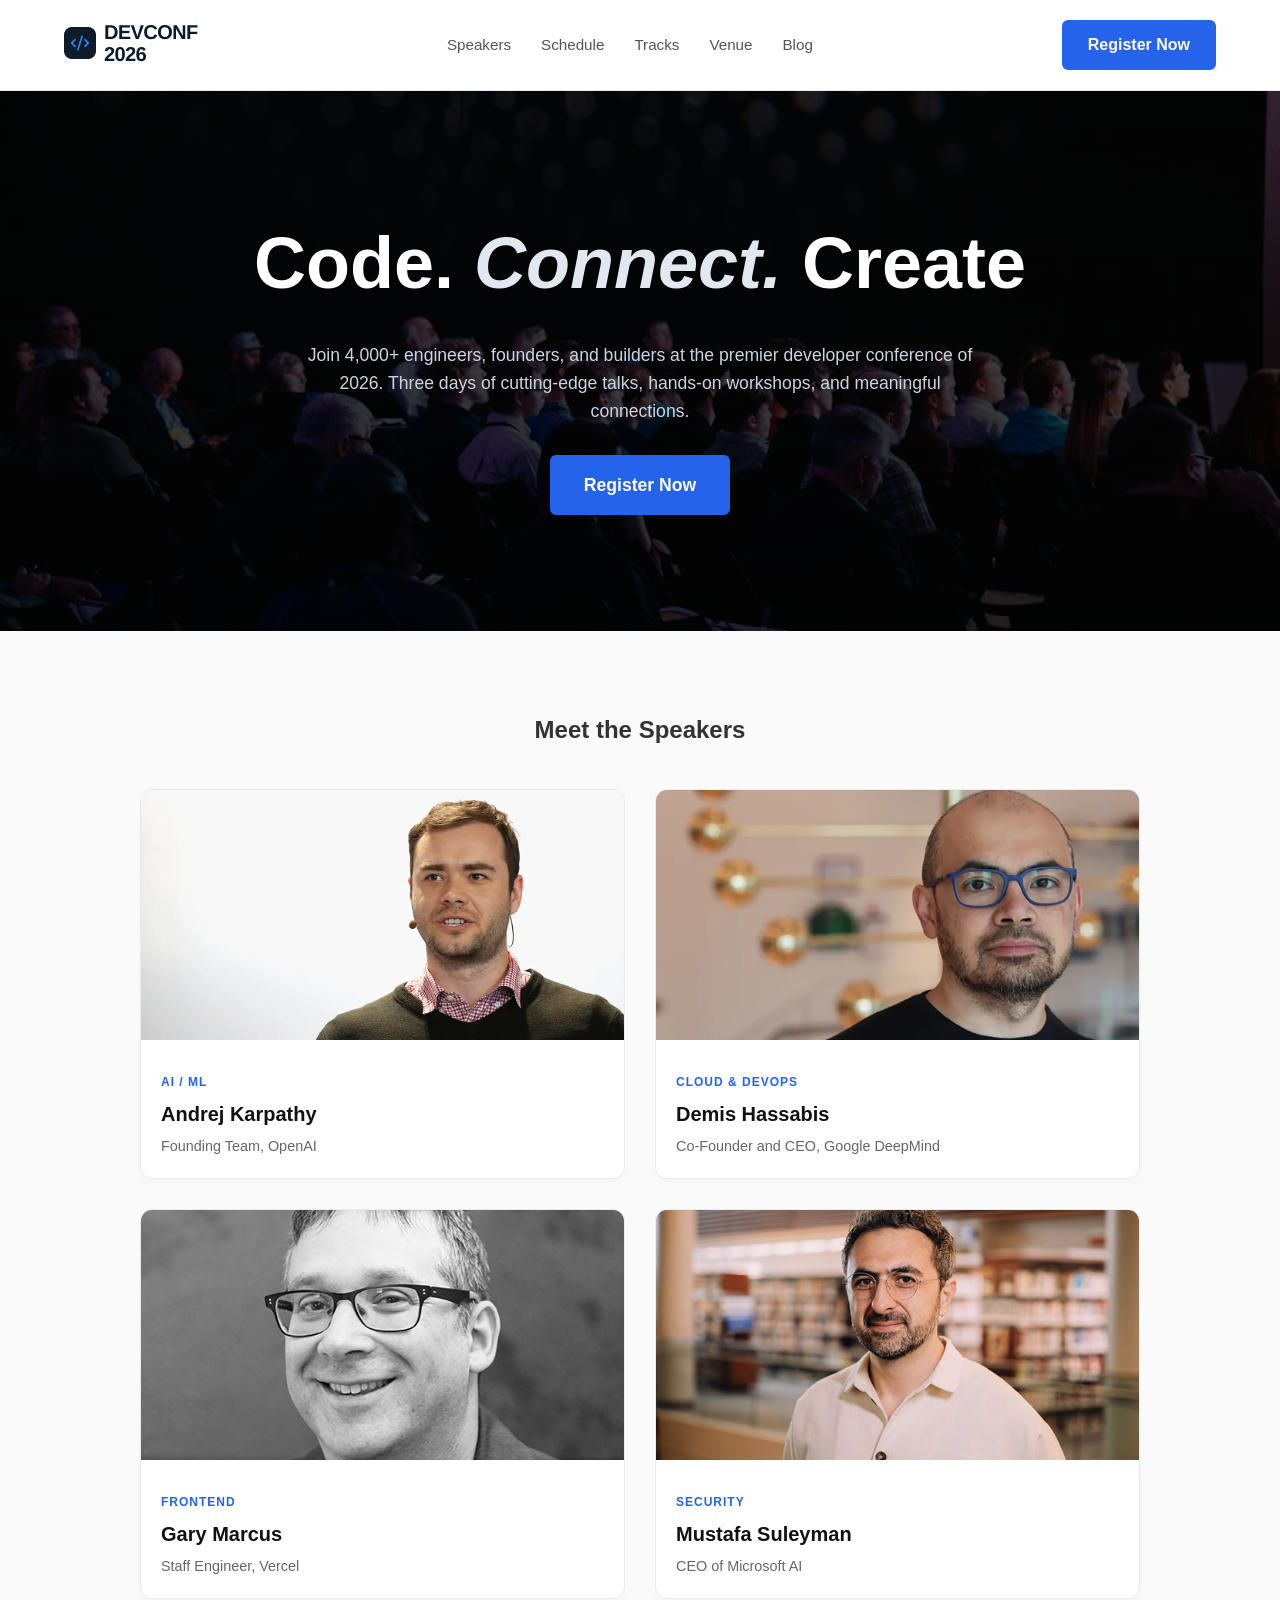
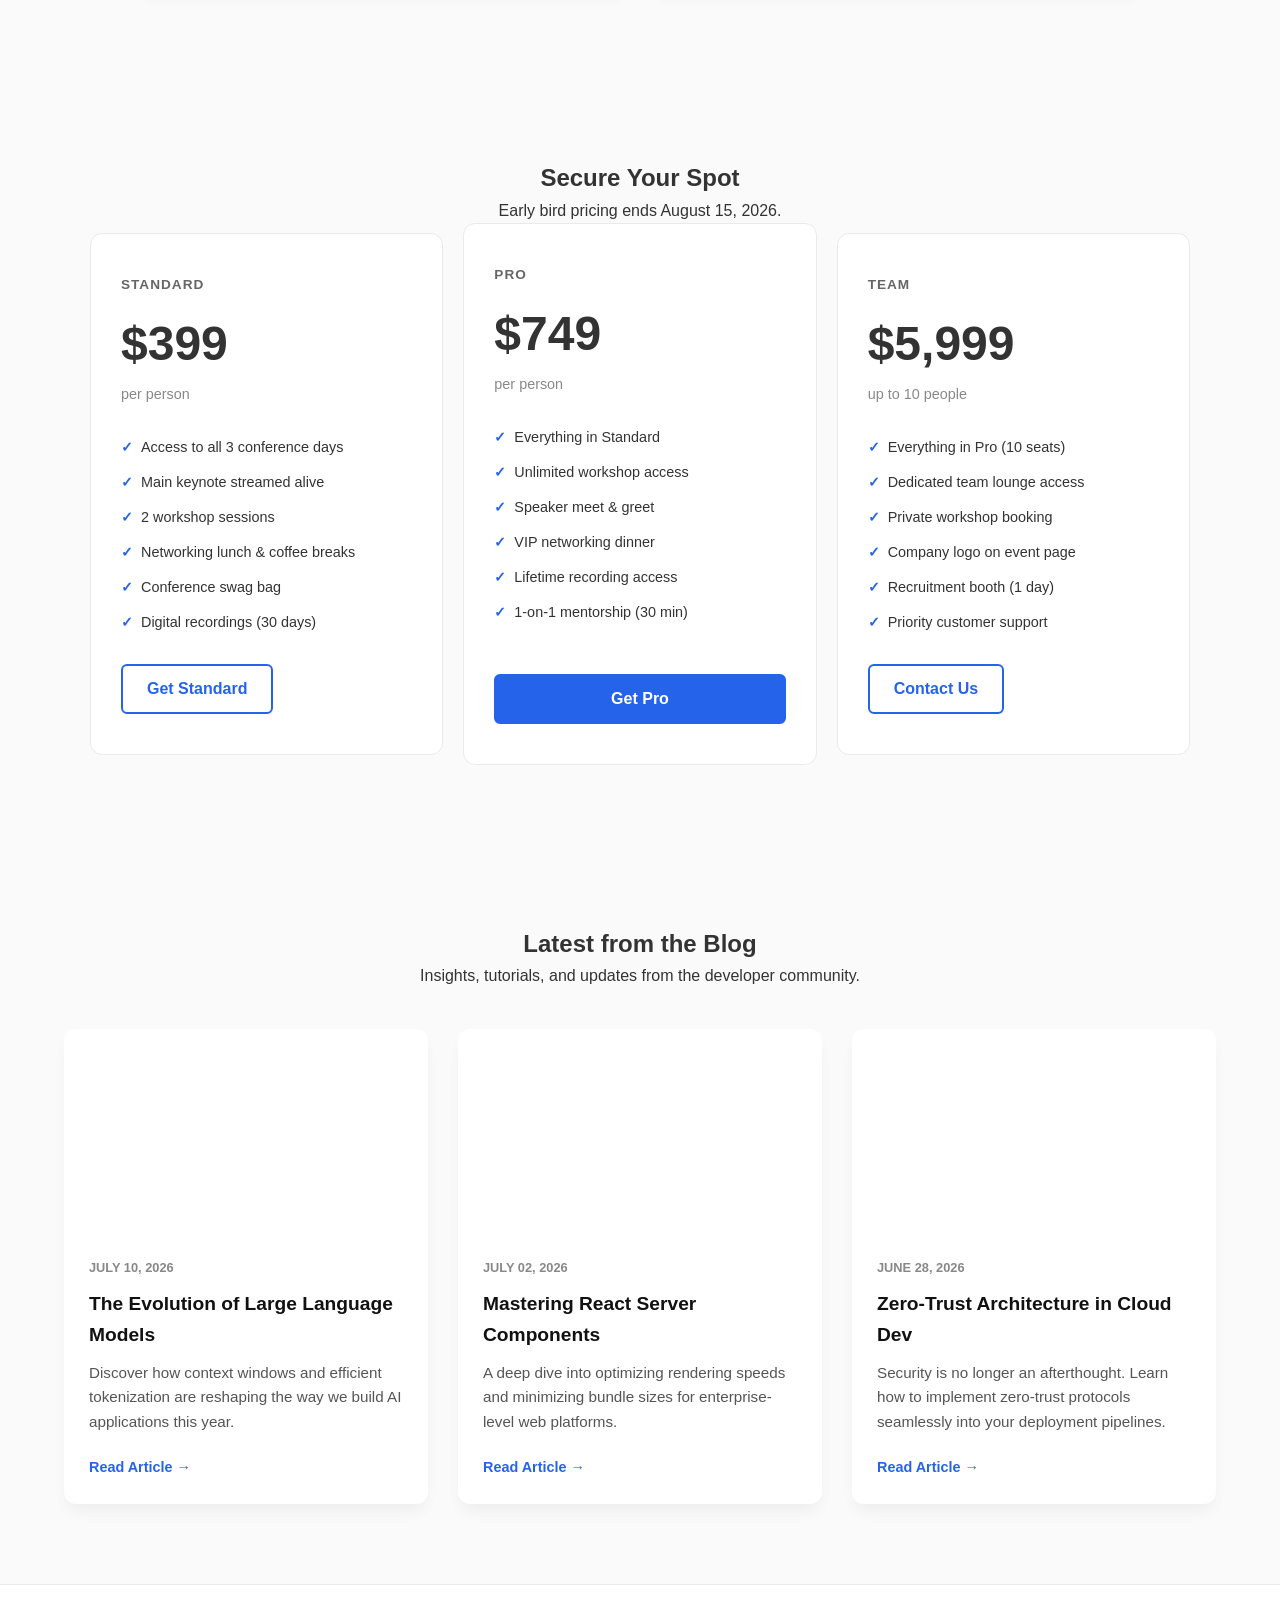
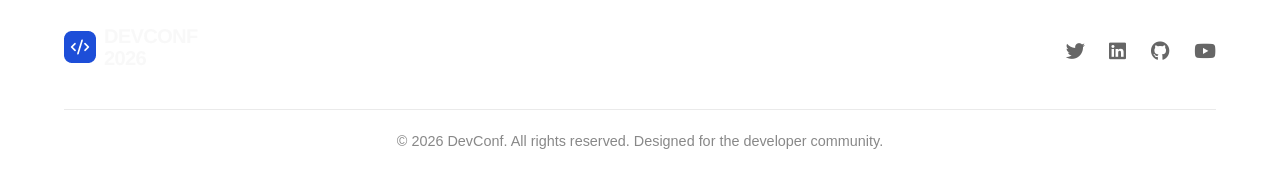
<file: index.html>
<!DOCTYPE html>
<html lang="en">
<head>
    <meta charset="UTF-8">
    <meta name="viewport" content="width=device-width, initial-scale=1.0">
    <title>DevConf 2026</title>
    <link rel="stylesheet" href="style.css">
    <link rel="stylesheet" href="https://cdnjs.cloudflare.com/ajax/libs/font-awesome/6.4.0/css/all.min.css">
</head>
<body>
    <!-- start navbar -->
    <nav class="navbar">
        <div class="logo">
            <img src="./assets/logo.png" alt="Logo">
        </div>
        <ul class="nav-links">
            <li><a href="#speakers">Speakers</a></li>
            <li><a href="#schedule">Schedule</a></li>
            <li><a href="#tracks">Tracks</a></li>
            <li><a href="#venue">Venue</a></li>
            <li><a href="#blog">Blog</a></li>
        </ul>
        <a href="#register" class="btn btn-primary">Register Now</a>
    </nav>
    <!-- end navbar  -->
     <!-- hero section start -->
     <header class="hero">
        <div class="hero-content">
            <h1>Code. <em>Connect.</em> Create</h1>
            <p>Join 4,000+ engineers, founders, and builders at the premier developer conference of 2026. Three days of cutting-edge talks, hands-on workshops, and meaningful connections.</p>
            <a href="#register" class="btn btn-primary btn-large">Register Now</a>
        </div>
    </header>
    <!-- end hero section  -->

<!-- speakers section start  -->
<section id="speakers" class="speakers-section">
        <h2>Meet the Speakers</h2>
        <div class="speaker-grid">
            <div class="speaker-card">
                <img src="./assets/1_andrej.png" alt="Andrej Karpathy">
                <div class="speaker-info">
                    <span class="track-label">AI / ML</span>
                    <h3>Andrej Karpathy</h3>
                    <p>Founding Team, OpenAI</p>
                </div>
            </div>
            <div class="speaker-card">
                <img src="./assets/2_demis.png" alt="Demis Hassabis">
                <div class="speaker-info">
                    <span class="track-label">CLOUD & DEVOPS</span>
                    <h3>Demis Hassabis</h3>
                    <p>Co-Founder and CEO, Google DeepMind</p>
                </div>
            </div>
            <div class="speaker-card">
                <img src="./assets/3_gary.png" alt="Gary Marcus">
                <div class="speaker-info">
                    <span class="track-label">FRONTEND</span>
                    <h3>Gary Marcus</h3>
                    <p>Staff Engineer, Vercel</p>
                </div>
            </div>
            <div class="speaker-card">
                <img src="./assets/4_mustafa.png" alt="Mustafa Suleyman">
                <div class="speaker-info">
                    <span class="track-label">SECURITY</span>
                    <h3>Mustafa Suleyman</h3>
                    <p>CEO of Microsoft AI</p>
                </div>
            </div>
        </div>
    </section>
    <!-- end speakers section  -->

    <!-- price card star -->
    <section id="register" class="pricing-section">
        <h2>Secure Your Spot</h2>
        <p class="subtitle">Early bird pricing ends August 15, 2026.</p>
        
        <div class="pricing-grid">
            <div class="pricing-card">
                <p class="plan-name">STANDARD</p>
                <h3 class="price">$399</h3>
                <p class="per-person">per person</p>
                <ul>
                    <li>Access to all 3 conference days</li>
                    <li>Main keynote streamed alive</li>
                    <li>2 workshop sessions</li>
                    <li>Networking lunch & coffee breaks</li>
                    <li>Conference swag bag</li>
                    <li>Digital recordings (30 days)</li>
                </ul>
                <a href="#" class="btn btn-outline">Get Standard</a>
            </div>

            <div class="pricing-card ">
                <p class="plan-name">PRO</p>
                <h3 class="price">$749</h3>
                <p class="per-person">per person</p>
                <ul>
                    <li>Everything in Standard</li>
                    <li>Unlimited workshop access</li>
                    <li>Speaker meet & greet</li>
                    <li>VIP networking dinner</li>
                    <li>Lifetime recording access</li>
                    <li>1-on-1 mentorship (30 min)</li>
                </ul>
                <a href="#" class="btn btn-primary btn-full">Get Pro</a>
            </div>

            <div class="pricing-card">
                <p class="plan-name">TEAM</p>
                <h3 class="price">$5,999</h3>
                <p class="per-person">up to 10 people</p>
                <ul>
                    <li>Everything in Pro (10 seats)</li>
                    <li>Dedicated team lounge access</li>
                    <li>Private workshop booking</li>
                    <li>Company logo on event page</li>
                    <li>Recruitment booth (1 day)</li>
                    <li>Priority customer support</li>
                </ul>
                <a href="#" class="btn btn-outline">Contact Us</a>
            </div>
        </div>
    </section>
    <!-- end price card  -->
     <!-- blog section with ai start  -->
     <section id="blog" class="blog-section">
        <h2>Latest from the Blog</h2>
        <p class="subtitle">Insights, tutorials, and updates from the developer community.</p>
        <div class="blog-grid">
            <div class="blog-card">
                <div class="blog-image" style="background-image: url('https://images.unsplash.com/photo-1620712943543-bcc4688e7485?auto=format&fit=crop&w=600&q=80');"></div>
                <div class="blog-content">
                    <span class="blog-date">July 10, 2026</span>
                    <h3>The Evolution of Large Language Models</h3>
                    <p>Discover how context windows and efficient tokenization are reshaping the way we build AI applications this year.</p>
                    <a href="#" class="read-more">Read Article &rarr;</a>
                </div>
            </div>
            <div class="blog-card">
                <div class="blog-image" style="background-image: url('https://images.unsplash.com/photo-1555099962-4199c345e5dd?auto=format&fit=crop&w=600&q=80');"></div>
                <div class="blog-content">
                    <span class="blog-date">July 02, 2026</span>
                    <h3>Mastering React Server Components</h3>
                    <p>A deep dive into optimizing rendering speeds and minimizing bundle sizes for enterprise-level web platforms.</p>
                    <a href="#" class="read-more">Read Article &rarr;</a>
                </div>
            </div>
            <div class="blog-card">
                <div class="blog-image" style="background-image: url('https://images.unsplash.com/photo-1558494949-ef010cbdcc31?auto=format&fit=crop&w=600&q=80');"></div>
                <div class="blog-content">
                    <span class="blog-date">June 28, 2026</span>
                    <h3>Zero-Trust Architecture in Cloud Dev</h3>
                    <p>Security is no longer an afterthought. Learn how to implement zero-trust protocols seamlessly into your deployment pipelines.</p>
                    <a href="#" class="read-more">Read Article &rarr;</a>
                </div>
            </div>
        </div>
    </section>
    <!-- end blog section with ai  -->

     <!-- footer start  -->
     <footer class="footer">
        <div class="footer-content">
            <div class="footer-logo">
                <img src="./assets/footer-logo.png" alt="logo">
            </div>
            <div class="social-icons">
                <a href="#"><i class="fa-brands fa-twitter"></i></a>
                <a href="#"><i class="fa-brands fa-linkedin"></i></a>
                <a href="#"><i class="fa-brands fa-github"></i></a>
                <a href="#"><i class="fa-brands fa-youtube"></i></a>
            </div>
        </div>
        <hr class="footer-divider">
        <div class="footer-copyright">
            <p>&copy; 2026 DevConf. All rights reserved. Designed for the developer community.</p>
        </div>
    </footer>
    <!-- end footer  -->

</body>
</html>
</file>
<file: style.css>
/* General Reset & Base Styles */
* {
    margin: 0;
    padding: 0;
    box-sizing: border-box;
    font-family: -apple-system, BlinkMacSystemFont, "Segoe UI", Roboto, Helvetica, Arial, sans-serif;
}

body {
    background-color: #fafafa;
    color: #333;
    line-height: 1.6;
}
/* Typography & Buttons */
.btn {
    display: inline-block;
    padding: 10px 24px;
    border-radius: 6px;
    font-weight: 600;
    text-decoration: none;
    transition: all 0.3s ease;
    cursor: pointer;
    text-align: center;
}

.btn-primary {
    background-color: #2563eb;
    color: #fff;
    border: 2px solid #2563eb;
}

.btn-primary:hover {
    background-color: #1d4ed8;
}
.btn-outline:hover {
    background-color: #eff6ff;
}
.btn-outline {
    background-color: transparent;
    color: #2563eb;
    border: 2px solid #2563eb;
}

.btn-outline:hover {
    background-color: #eff6ff;
}

.btn-large {
    padding: 14px 32px;
    font-size: 1.1rem;
}

.btn-full {
    width: 100%;
    margin-top: 20px;
}
/* Navbar */
.navbar {
    display: flex;
    justify-content: space-between;
    align-items: center;
    padding: 20px 5%;
    background-color: #fff;
    border-bottom: 1px solid #eaeaea;
}

.logo {
    font-weight: 800;
    font-size: 1.2rem;
    line-height: 1.1;
    color: #0b1120;
}

.nav-links {
    display: flex;
    list-style: none;
    gap: 30px;
}

.nav-links a {
    text-decoration: none;
    color: #555;
    font-size: 0.95rem;
    font-weight: 500;
}

.nav-links a:hover {
    color: #2563eb;
}
/* hero section */
.hero {
    background: linear-gradient(rgba(0, 0, 0, 0.7), rgba(0, 0, 0, 0.8)), 
                url('./assets/banner.jpg') center/cover;
    height: 60vh;
    min-height: 500px;
    display: flex;
    align-items: center;
    justify-content: center;
    text-align: center;
    color: #fff;
    padding: 0 20px;
}

.hero-content h1 {
    font-size: 4.5rem;
    font-weight: 800;
    margin-bottom: 20px;
}

.hero-content h1 em {
    font-style: italic;
    color: #e2e8f0;
}

.hero-content p {
    font-size: 1.1rem;
    max-width: 700px;
    margin: 0 auto 30px auto;
    color: #cbd5e1;
}
/* speakers section */
.speakers-section {
    padding: 80px 5%;
    text-align: center;
}

.speaker-grid {
    display: grid;
    grid-template-columns: repeat(2, 1fr);
    gap: 30px;
    max-width: 1000px;
    margin: 40px auto 0;
}

.speaker-card {
    background: #fff;
    border-radius: 12px;
    overflow: hidden;
    border: 1px solid #eaeaea;
    text-align: left;
    box-shadow: 0 4px 6px rgba(0,0,0,0.02);
}

.speaker-card img {
    width: 100%;
    height: 250px;
    object-fit: cover;
    object-position: top;
}

.speaker-info {
    padding: 20px;
}

.track-label {
    font-size: 0.75rem;
    font-weight: 700;
    color: #2563eb;
    text-transform: uppercase;
    letter-spacing: 1px;
}

.speaker-info h3 {
    font-size: 1.25rem;
    margin: 5px 0;
    color: #111;
}

.speaker-info p {
    color: #666;
    font-size: 0.9rem;
}
/* Pricing Section */
.pricing-section {
    padding: 80px 5%;
    text-align: center;
}

.pricing-grid {
    display: flex;
    justify-content: center;
    align-items: center;
    gap: 20px;
    max-width: 1100px;
    margin: 0 auto;
    flex-wrap: wrap;
}

.pricing-card {
    background: #fff;
    border: 1px solid #eaeaea;
    border-radius: 12px;
    padding: 40px 30px;
    flex: 1;
    min-width: 300px;
    text-align: left;
}

.pricing-card:hover { 
    transform: scale(1.05);
     background: #0b1120;
    color: #fff;
    transition: .5s all ease-in-out;
    border: none;
    box-shadow: 0 20px 40px rgba(0,0,0,0.1);
}
.plan-name {
    font-size: 0.85rem;
    font-weight: 700;
    letter-spacing: 1px;
    color: #666;
}

.pricing-card.pro .plan-name {
    color: #94a3b8;
}

.price {
    font-size: 3rem;
    font-weight: 800;
    margin: 10px 0 0 0;
}

.per-person {
    font-size: 0.9rem;
    color: #888;
    margin-bottom: 30px;
}

.pricing-card.pro .per-person {
    color: #94a3b8;
}

.pricing-card ul {
    list-style: none;
    margin-bottom: 30px;
}

.pricing-card ul li {
    font-size: 0.9rem;
    margin-bottom: 12px;
    padding-left: 20px;
    position: relative;
}

.pricing-card ul li::before {
    content: "✓";
    position: absolute;
    left: 0;
    color: #2563eb;
    font-weight: bold;
}

.pricing-card.pro ul li::before {
    color: #60a5fa;
}

.pricing-card.pro ul li {
    color: #e2e8f0;
}
/* blog Section (AI Challenge) */
.blog-section {
    padding: 80px 5%;
    text-align: center;
}

.blog-grid {
    display: grid;
    grid-template-columns: repeat(3, 1fr);
    gap: 30px;
    max-width: 1200px;
    margin: 40px auto 0;
}

.blog-card {
    background: #fff;
    border-radius: 12px;
    overflow: hidden;
    text-align: left;
    box-shadow: 0 10px 15px -3px rgba(0,0,0,0.05);
    transition: transform 0.3s ease;
}

.blog-card:hover {
    transform: translateY(-5px);
}

.blog-image {
    width: 100%;
    height: 200px;
    background-size: cover;
    background-position: center;
}

.blog-content {
    padding: 25px;
}

.blog-date {
    font-size: 0.8rem;
    color: #888;
    font-weight: 600;
    text-transform: uppercase;
}

.blog-content h3 {
    font-size: 1.2rem;
    margin: 10px 0;
    color: #111;
}

.blog-content p {
    color: #555;
    font-size: 0.95rem;
    margin-bottom: 20px;
}

.read-more {
    text-decoration: none;
    color: #2563eb;
    font-weight: 600;
    font-size: 0.9rem;
}

.read-more:hover {
    text-decoration: underline;
}
/* Footer Section */
.footer {
    background-color: #fff;
    padding: 40px 5% 20px;
    border-top: 1px solid #eaeaea;
}

.footer-content {
    display: flex;
    justify-content: space-between;
    align-items: center;
    max-width: 1200px;
    margin: 0 auto;
}

.footer-logo {
    font-weight: 800;
    font-size: 1.2rem;
    color: #0b1120;
}

.social-icons a {
    color: #666;
    font-size: 1.2rem;
    margin-left: 20px;
    text-decoration: none;
    transition: color 0.3s ease;
}

.social-icons a:hover {
    color: #2563eb;
}

.footer-divider {
    border: none;
    border-top: 1px solid #eaeaea;
    margin: 30px auto 20px;
    max-width: 1200px;
}

.footer-copyright {
    text-align: center;
    color: #888;
    font-size: 0.9rem;
}
</file>
